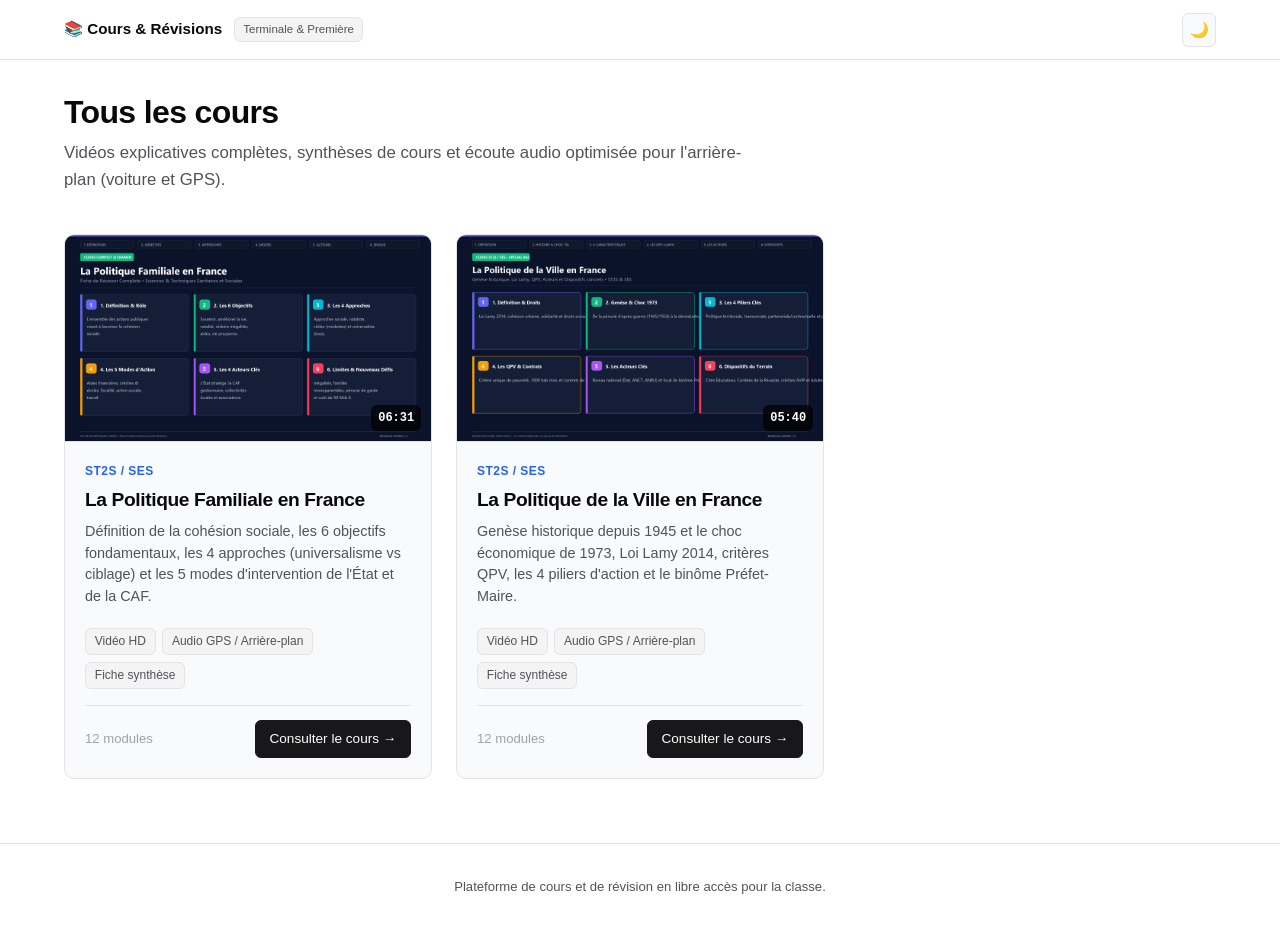
<file: index.html>
<!DOCTYPE html>
<html lang="fr" data-theme="light">
<head>
    <meta charset="UTF-8">
    <meta name="viewport" content="width=device-width, initial-scale=1.0">
    <title>Cours & Révisions</title>
    <link rel="stylesheet" href="assets/css/style.css">
</head>
<body>

<header class="site-header">
    <div class="header-inner">
        <a href="index.html" class="logo-area">
            <span>📚 Cours & Révisions</span>
            <span class="logo-badge">Terminale & Première</span>
        </a>
        <div class="header-actions">
            <button class="btn-icon" id="themeToggleBtn" onclick="toggleTheme()" aria-label="Changer le thème">🌙</button>
        </div>
    </div>
</header>

<main class="container">
    <div class="home-hero">
        <h1>Tous les cours</h1>
        <p>Vidéos explicatives complètes, synthèses de cours et écoute audio optimisée pour l'arrière-plan (voiture et GPS).</p>
    </div>

    <div class="courses-grid">
        <!-- Cours 1 : Politique Familiale -->
        <article class="course-card">
            <div class="course-thumb-wrap">
                <img src="cours/politique-famille/slides/slide_01.png" alt="Miniature cours Politique Familiale">
                <span class="course-duration">06:31</span>
            </div>
            <div class="course-card-body">
                <span class="course-tag">ST2S / SES</span>
                <h2>La Politique Familiale en France</h2>
                <p>Définition de la cohésion sociale, les 6 objectifs fondamentaux, les 4 approches (universalisme vs ciblage) et les 5 modes d'intervention de l'État et de la CAF.</p>
                <div class="course-features-pills">
                    <span class="feature-pill">Vidéo HD</span>
                    <span class="feature-pill">Audio GPS / Arrière-plan</span>
                    <span class="feature-pill">Fiche synthèse</span>
                </div>
                <div class="course-card-footer">
                    <span style="font-size: 0.82rem; color: var(--text-tertiary);">12 modules</span>
                    <a href="cours/politique-famille/index.html" class="btn btn-primary">Consulter le cours →</a>
                </div>
            </div>
        </article>

        <!-- Cours 2 : Politique de la Ville -->
        <article class="course-card">
            <div class="course-thumb-wrap">
                <img src="cours/politique-ville/slides/slide_01.png" alt="Miniature cours Politique de la Ville">
                <span class="course-duration">05:40</span>
            </div>
            <div class="course-card-body">
                <span class="course-tag">ST2S / SES</span>
                <h2>La Politique de la Ville en France</h2>
                <p>Genèse historique depuis 1945 et le choc économique de 1973, Loi Lamy 2014, critères QPV, les 4 piliers d'action et le binôme Préfet-Maire.</p>
                <div class="course-features-pills">
                    <span class="feature-pill">Vidéo HD</span>
                    <span class="feature-pill">Audio GPS / Arrière-plan</span>
                    <span class="feature-pill">Fiche synthèse</span>
                </div>
                <div class="course-card-footer">
                    <span style="font-size: 0.82rem; color: var(--text-tertiary);">12 modules</span>
                    <a href="cours/politique-ville/index.html" class="btn btn-primary">Consulter le cours →</a>
                </div>
            </div>
        </article>
    </div>
</main>

<footer class="site-footer">
    <p>Plateforme de cours et de révision en libre accès pour la classe.</p>
</footer>

<script src="assets/js/app.js"></script>
</body>
</html>
</file>
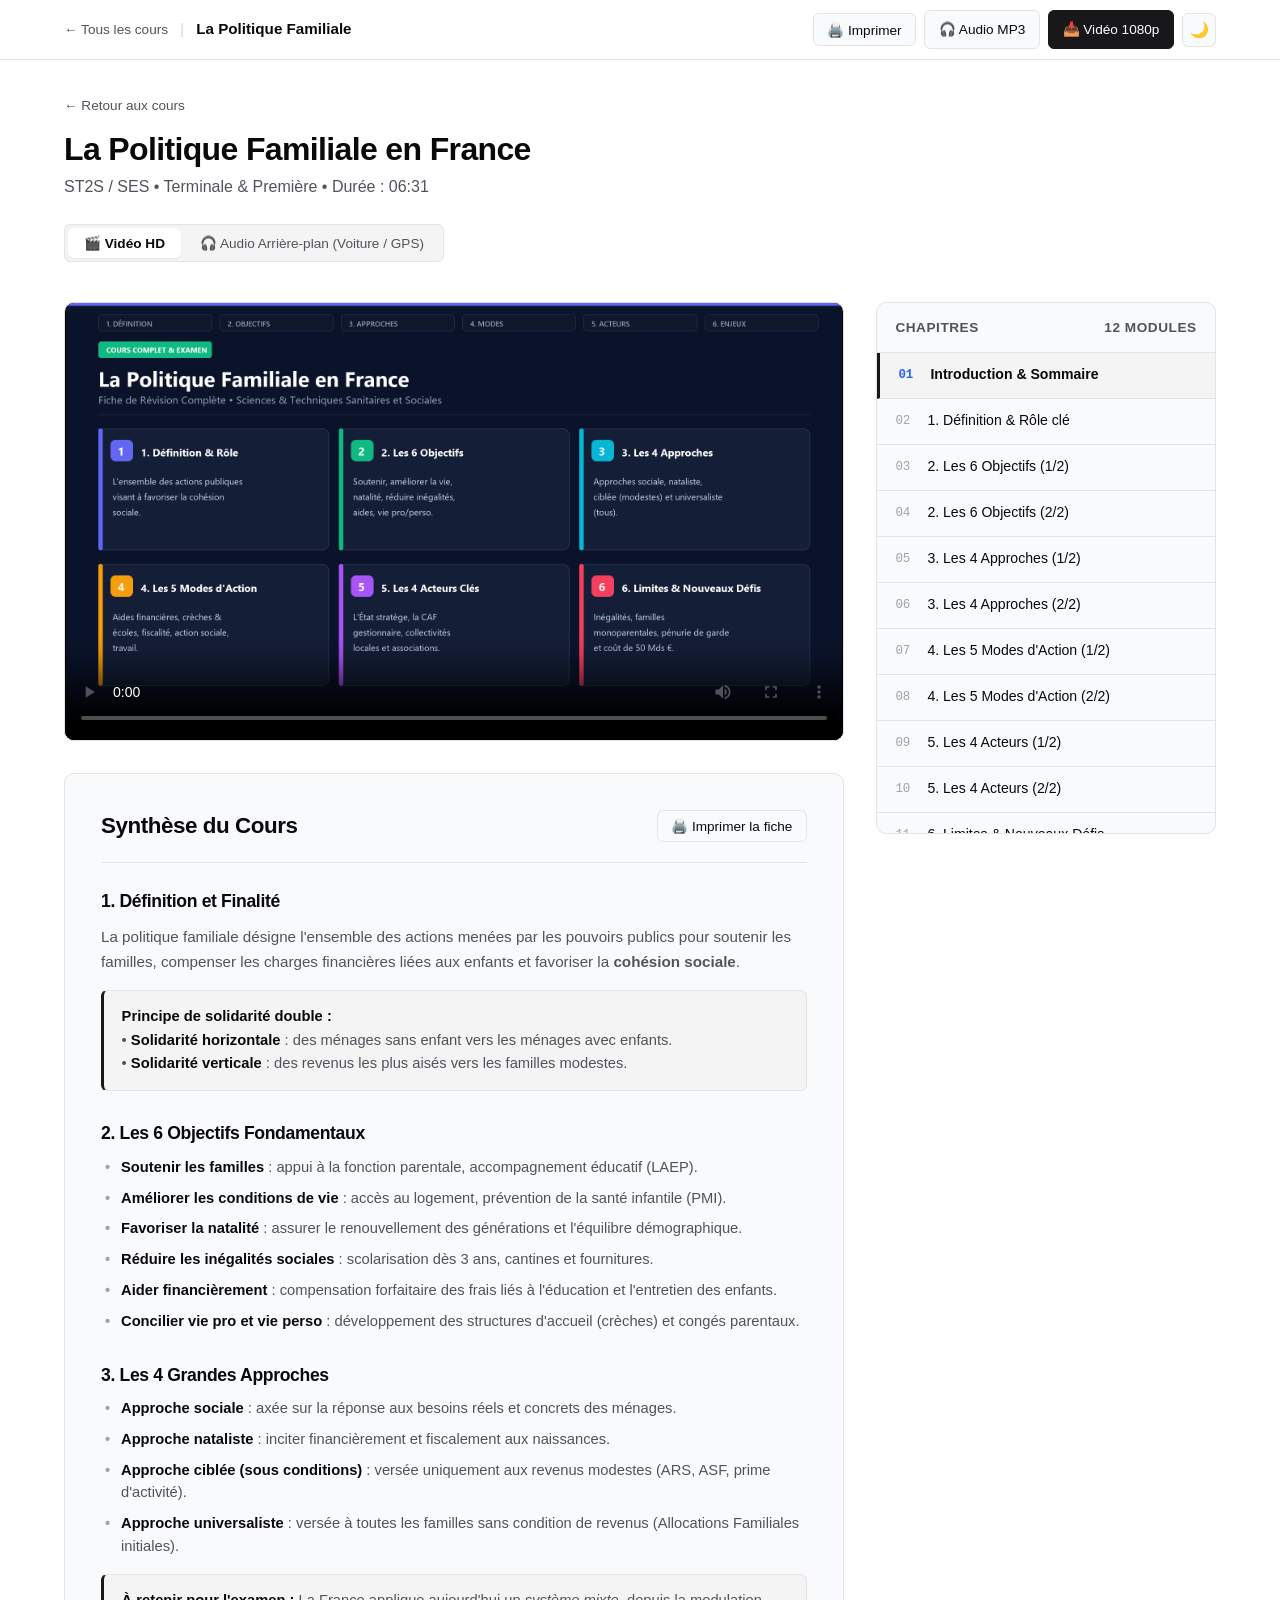
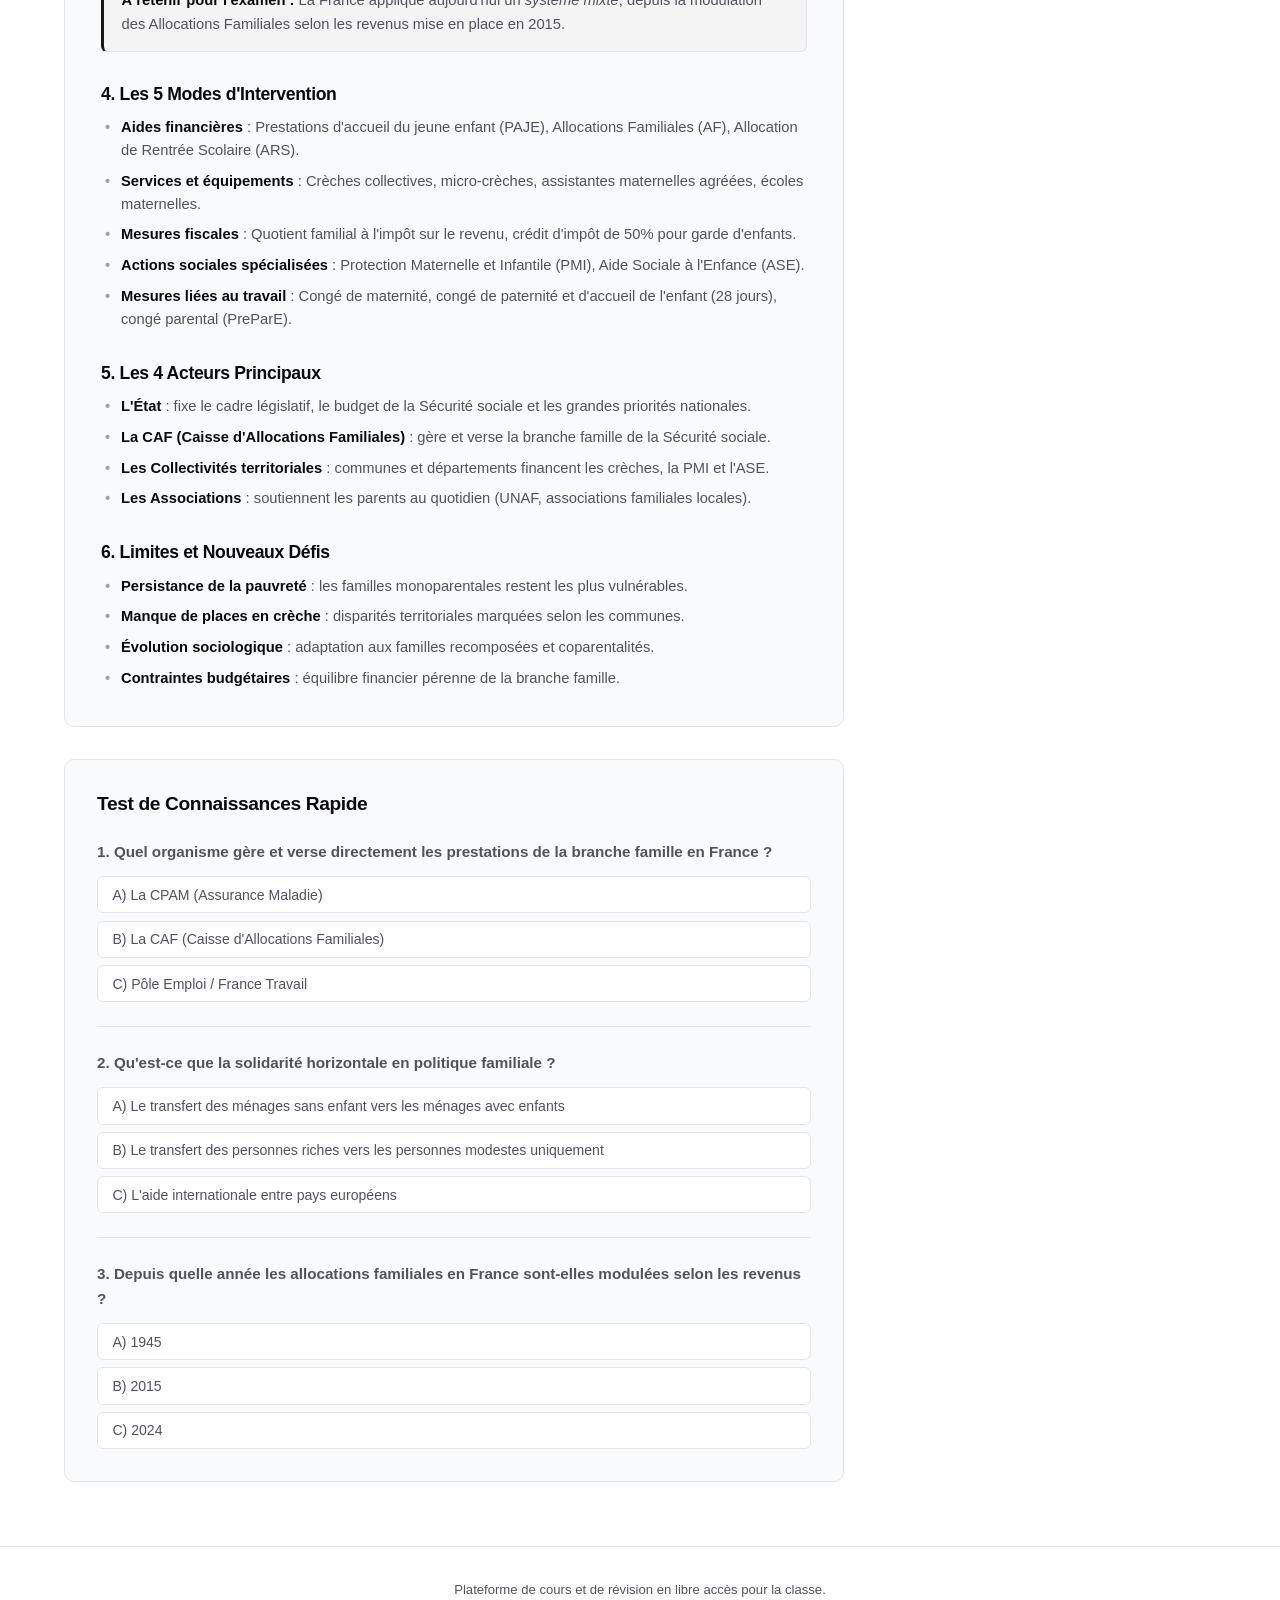
<file: cours/politique-famille/index.html>
<!DOCTYPE html>
<html lang="fr" data-theme="light">
<head>
    <meta charset="UTF-8">
    <meta name="viewport" content="width=device-width, initial-scale=1.0">
    <title>La Politique Familiale en France • Cours & Révisions</title>
    <link rel="stylesheet" href="../../assets/css/style.css">
</head>
<body>

<header class="site-header">
    <div class="header-inner">
        <div class="logo-area">
            <a href="../../index.html" class="breadcrumb-back" style="margin: 0;">← Tous les cours</a>
            <span style="color: var(--border);">|</span>
            <span>La Politique Familiale</span>
        </div>
        <div class="header-actions">
            <button class="btn" onclick="window.print()" title="Imprimer la synthèse">🖨️ Imprimer</button>
            <a href="audio.mp3" class="btn" download="Politique_Familiale_Podcast.mp3" title="Télécharger l'audio pour écoute hors-ligne ou en voiture">🎧 Audio MP3</a>
            <a href="video.mp4" class="btn btn-primary" download="Politique_Familiale_1080p.mp4" title="Télécharger la vidéo complète">📥 Vidéo 1080p</a>
            <button class="btn-icon" id="themeToggleBtn" onclick="toggleTheme()" aria-label="Changer le thème">🌙</button>
        </div>
    </div>
</header>

<main class="container">
    <div class="course-detail-header">
        <a href="../../index.html" class="breadcrumb-back">← Retour aux cours</a>
        <div class="course-title-wrap">
            <h1>La Politique Familiale en France</h1>
            <p class="course-subtitle">ST2S / SES • Terminale & Première • Durée : 06:31</p>
        </div>
    </div>

    <!-- Sélecteur de mode de lecture -->
    <div class="media-switcher">
        <button id="btnModeVideo" class="switcher-btn active" onclick="switchMediaMode('video')">
            🎬 Vidéo HD
        </button>
        <button id="btnModeAudio" class="switcher-btn" onclick="switchMediaMode('audio')">
            🎧 Audio Arrière-plan (Voiture / GPS)
        </button>
    </div>

    <div class="course-columns">
        <!-- Colonne Principale : Lecteur + Document de Cours -->
        <div>
            <!-- Lecteur Vidéo -->
            <div class="video-container" id="videoWrapper">
                <video id="mainVideo" controls poster="slides/slide_01.png" playsinline>
                    <source src="video.mp4" type="video/mp4">
                    Votre navigateur ne prend pas en charge la balise vidéo.
                </video>
            </div>

            <!-- Lecteur Audio Arrière-Plan (Voiture & GPS) -->
            <div class="audio-podcast-box" id="audioWrapper">
                <img src="slides/slide_01.png" alt="Pochette Cours" class="podcast-art">
                <div class="podcast-info-pill">
                    🚗 Arrière-plan actif • Compatible GPS (Waze / Maps) & Écran éteint
                </div>
                <h3>La Politique Familiale en France</h3>
                <p>Ce lecteur continue de fonctionner lorsque vous verrouillez votre écran ou que vous utilisez votre application GPS.</p>
                <audio id="mainAudio" src="audio.mp3" controls class="audio-player-native" preload="metadata"></audio>
            </div>

            <!-- Fiche de Cours Écrite et Structurée -->
            <article class="course-document">
                <div class="doc-header">
                    <h2>Synthèse du Cours</h2>
                    <button class="btn" onclick="window.print()">🖨️ Imprimer la fiche</button>
                </div>

                <section class="doc-section">
                    <h3>1. Définition et Finalité</h3>
                    <p>La politique familiale désigne l'ensemble des actions menées par les pouvoirs publics pour soutenir les familles, compenser les charges financières liées aux enfants et favoriser la <strong>cohésion sociale</strong>.</p>
                    <div class="callout">
                        <strong>Principe de solidarité double :</strong>
                        <br>• <strong>Solidarité horizontale</strong> : des ménages sans enfant vers les ménages avec enfants.
                        <br>• <strong>Solidarité verticale</strong> : des revenus les plus aisés vers les familles modestes.
                    </div>
                </section>

                <section class="doc-section">
                    <h3>2. Les 6 Objectifs Fondamentaux</h3>
                    <ul>
                        <li><strong>Soutenir les familles</strong> : appui à la fonction parentale, accompagnement éducatif (LAEP).</li>
                        <li><strong>Améliorer les conditions de vie</strong> : accès au logement, prévention de la santé infantile (PMI).</li>
                        <li><strong>Favoriser la natalité</strong> : assurer le renouvellement des générations et l'équilibre démographique.</li>
                        <li><strong>Réduire les inégalités sociales</strong> : scolarisation dès 3 ans, cantines et fournitures.</li>
                        <li><strong>Aider financièrement</strong> : compensation forfaitaire des frais liés à l'éducation et l'entretien des enfants.</li>
                        <li><strong>Concilier vie pro et vie perso</strong> : développement des structures d'accueil (crèches) et congés parentaux.</li>
                    </ul>
                </section>

                <section class="doc-section">
                    <h3>3. Les 4 Grandes Approches</h3>
                    <ul>
                        <li><strong>Approche sociale</strong> : axée sur la réponse aux besoins réels et concrets des ménages.</li>
                        <li><strong>Approche nataliste</strong> : inciter financièrement et fiscalement aux naissances.</li>
                        <li><strong>Approche ciblée (sous conditions)</strong> : versée uniquement aux revenus modestes (ARS, ASF, prime d'activité).</li>
                        <li><strong>Approche universaliste</strong> : versée à toutes les familles sans condition de revenus (Allocations Familiales initiales).</li>
                    </ul>
                    <div class="callout">
                        <strong>À retenir pour l'examen :</strong> La France applique aujourd'hui un <em>système mixte</em>, depuis la modulation des Allocations Familiales selon les revenus mise en place en 2015.
                    </div>
                </section>

                <section class="doc-section">
                    <h3>4. Les 5 Modes d'Intervention</h3>
                    <ul>
                        <li><strong>Aides financières</strong> : Prestations d'accueil du jeune enfant (PAJE), Allocations Familiales (AF), Allocation de Rentrée Scolaire (ARS).</li>
                        <li><strong>Services et équipements</strong> : Crèches collectives, micro-crèches, assistantes maternelles agréées, écoles maternelles.</li>
                        <li><strong>Mesures fiscales</strong> : Quotient familial à l'impôt sur le revenu, crédit d'impôt de 50% pour garde d'enfants.</li>
                        <li><strong>Actions sociales spécialisées</strong> : Protection Maternelle et Infantile (PMI), Aide Sociale à l'Enfance (ASE).</li>
                        <li><strong>Mesures liées au travail</strong> : Congé de maternité, congé de paternité et d'accueil de l'enfant (28 jours), congé parental (PreParE).</li>
                    </ul>
                </section>

                <section class="doc-section">
                    <h3>5. Les 4 Acteurs Principaux</h3>
                    <ul>
                        <li><strong>L'État</strong> : fixe le cadre législatif, le budget de la Sécurité sociale et les grandes priorités nationales.</li>
                        <li><strong>La CAF (Caisse d'Allocations Familiales)</strong> : gère et verse la branche famille de la Sécurité sociale.</li>
                        <li><strong>Les Collectivités territoriales</strong> : communes et départements financent les crèches, la PMI et l'ASE.</li>
                        <li><strong>Les Associations</strong> : soutiennent les parents au quotidien (UNAF, associations familiales locales).</li>
                    </ul>
                </section>

                <section class="doc-section">
                    <h3>6. Limites et Nouveaux Défis</h3>
                    <ul>
                        <li><strong>Persistance de la pauvreté</strong> : les familles monoparentales restent les plus vulnérables.</li>
                        <li><strong>Manque de places en crèche</strong> : disparités territoriales marquées selon les communes.</li>
                        <li><strong>Évolution sociologique</strong> : adaptation aux familles recomposées et coparentalités.</li>
                        <li><strong>Contraintes budgétaires</strong> : équilibre financier pérenne de la branche famille.</li>
                    </ul>
                </section>
            </article>

            <!-- Quiz d'Auto-Évaluation -->
            <section class="quiz-card">
                <h3>Test de Connaissances Rapide</h3>

                <div class="quiz-question">
                    <p class="quiz-q-title">1. Quel organisme gère et verse directement les prestations de la branche famille en France ?</p>
                    <div class="quiz-options">
                        <button class="quiz-opt-btn" onclick="checkAnswer(1, 0)">A) La CPAM (Assurance Maladie)</button>
                        <button class="quiz-opt-btn" onclick="checkAnswer(1, 1)">B) La CAF (Caisse d'Allocations Familiales)</button>
                        <button class="quiz-opt-btn" onclick="checkAnswer(1, 2)">C) Pôle Emploi / France Travail</button>
                    </div>
                    <div id="fb1" class="quiz-feedback"></div>
                </div>

                <div class="quiz-question">
                    <p class="quiz-q-title">2. Qu'est-ce que la solidarité horizontale en politique familiale ?</p>
                    <div class="quiz-options">
                        <button class="quiz-opt-btn" onclick="checkAnswer(2, 0)">A) Le transfert des ménages sans enfant vers les ménages avec enfants</button>
                        <button class="quiz-opt-btn" onclick="checkAnswer(2, 1)">B) Le transfert des personnes riches vers les personnes modestes uniquement</button>
                        <button class="quiz-opt-btn" onclick="checkAnswer(2, 2)">C) L'aide internationale entre pays européens</button>
                    </div>
                    <div id="fb2" class="quiz-feedback"></div>
                </div>

                <div class="quiz-question">
                    <p class="quiz-q-title">3. Depuis quelle année les allocations familiales en France sont-elles modulées selon les revenus ?</p>
                    <div class="quiz-options">
                        <button class="quiz-opt-btn" onclick="checkAnswer(3, 0)">A) 1945</button>
                        <button class="quiz-opt-btn" onclick="checkAnswer(3, 1)">B) 2015</button>
                        <button class="quiz-opt-btn" onclick="checkAnswer(3, 2)">C) 2024</button>
                    </div>
                    <div id="fb3" class="quiz-feedback"></div>
                </div>
            </section>
        </div>

        <!-- Colonne Latérale : Chapitres Vidéo/Audio -->
        <aside>
            <div class="chapters-panel">
                <div class="chapters-header">
                    <span>Chapitres</span>
                    <span>12 modules</span>
                </div>
                <div class="chapters-list" id="chaptersList">
                    <div class="chapter-item active" onclick="jumpTo(0)">
                        <span class="chapter-num">01</span>
                        <span class="chapter-title-text">Introduction & Sommaire</span>
                    </div>
                    <div class="chapter-item" onclick="jumpTo(1)">
                        <span class="chapter-num">02</span>
                        <span class="chapter-title-text">1. Définition & Rôle clé</span>
                    </div>
                    <div class="chapter-item" onclick="jumpTo(2)">
                        <span class="chapter-num">03</span>
                        <span class="chapter-title-text">2. Les 6 Objectifs (1/2)</span>
                    </div>
                    <div class="chapter-item" onclick="jumpTo(3)">
                        <span class="chapter-num">04</span>
                        <span class="chapter-title-text">2. Les 6 Objectifs (2/2)</span>
                    </div>
                    <div class="chapter-item" onclick="jumpTo(4)">
                        <span class="chapter-num">05</span>
                        <span class="chapter-title-text">3. Les 4 Approches (1/2)</span>
                    </div>
                    <div class="chapter-item" onclick="jumpTo(5)">
                        <span class="chapter-num">06</span>
                        <span class="chapter-title-text">3. Les 4 Approches (2/2)</span>
                    </div>
                    <div class="chapter-item" onclick="jumpTo(6)">
                        <span class="chapter-num">07</span>
                        <span class="chapter-title-text">4. Les 5 Modes d'Action (1/2)</span>
                    </div>
                    <div class="chapter-item" onclick="jumpTo(7)">
                        <span class="chapter-num">08</span>
                        <span class="chapter-title-text">4. Les 5 Modes d'Action (2/2)</span>
                    </div>
                    <div class="chapter-item" onclick="jumpTo(8)">
                        <span class="chapter-num">09</span>
                        <span class="chapter-title-text">5. Les 4 Acteurs (1/2)</span>
                    </div>
                    <div class="chapter-item" onclick="jumpTo(9)">
                        <span class="chapter-num">10</span>
                        <span class="chapter-title-text">5. Les 4 Acteurs (2/2)</span>
                    </div>
                    <div class="chapter-item" onclick="jumpTo(10)">
                        <span class="chapter-num">11</span>
                        <span class="chapter-title-text">6. Limites & Nouveaux Défis</span>
                    </div>
                    <div class="chapter-item" onclick="jumpTo(11)">
                        <span class="chapter-num">12</span>
                        <span class="chapter-title-text">Mémento Examen Final</span>
                    </div>
                </div>
            </div>
        </aside>
    </div>
</main>

<footer class="site-footer">
    <p>Plateforme de cours et de révision en libre accès pour la classe.</p>
</footer>

<script src="../../assets/js/app.js"></script>
<script>
    let currentMode = 'video';
    const video = document.getElementById('mainVideo');
    const audio = document.getElementById('mainAudio');
    const videoWrapper = document.getElementById('videoWrapper');
    const audioWrapper = document.getElementById('audioWrapper');
    const btnModeVideo = document.getElementById('btnModeVideo');
    const btnModeAudio = document.getElementById('btnModeAudio');
    const items = document.querySelectorAll('.chapter-item');
    const timestamps = [0.0, 27.24, 55.44, 83.28, 111.44, 138.92, 168.08, 195.48, 223.36, 250.72, 277.88, 308.88];

    function switchMediaMode(mode) {
        currentMode = mode;
        if (mode === 'audio') {
            const time = video.currentTime;
            const wasPlaying = !video.paused;
            video.pause();
            videoWrapper.style.display = 'none';
            audioWrapper.classList.add('active');
            btnModeVideo.classList.remove('active');
            btnModeAudio.classList.add('active');
            audio.currentTime = time;
            if (wasPlaying) audio.play();
            setupMediaSession("La Politique Familiale en France (Podcast)");
        } else {
            const time = audio.currentTime;
            const wasPlaying = !audio.paused;
            audio.pause();
            audioWrapper.classList.remove('active');
            videoWrapper.style.display = 'block';
            btnModeAudio.classList.remove('active');
            btnModeVideo.classList.add('active');
            video.currentTime = time;
            if (wasPlaying) video.play();
            setupMediaSession("La Politique Familiale en France (Vidéo)");
        }
    }

    function setupMediaSession(title) {
        if ('mediaSession' in navigator) {
            navigator.mediaSession.metadata = new MediaMetadata({
                title: title,
                artist: 'Cours & Révisions',
                album: 'Bac ST2S & SES',
                artwork: [
                    { src: 'slides/slide_01.png', sizes: '512x512', type: 'image/png' }
                ]
            });
            navigator.mediaSession.setActionHandler('play', () => {
                if (currentMode === 'audio') audio.play(); else video.play();
            });
            navigator.mediaSession.setActionHandler('pause', () => {
                if (currentMode === 'audio') audio.pause(); else video.pause();
            });
            navigator.mediaSession.setActionHandler('seekbackward', () => {
                const target = currentMode === 'audio' ? audio : video;
                target.currentTime = Math.max(target.currentTime - 10, 0);
            });
            navigator.mediaSession.setActionHandler('seekforward', () => {
                const target = currentMode === 'audio' ? audio : video;
                target.currentTime = Math.min(target.currentTime + 10, target.duration);
            });
        }
    }

    function jumpTo(index) {
        if (index >= 0 && index < timestamps.length) {
            const time = timestamps[index];
            if (currentMode === 'audio') {
                audio.currentTime = time;
                audio.play();
            } else {
                video.currentTime = time;
                video.play();
            }
            updateActive(index);
        }
    }

    function updateActive(index) {
        items.forEach((item, idx) => {
            if (idx === index) item.classList.add('active');
            else item.classList.remove('active');
        });
    }

    function onTimeUpdate(currentTime) {
        for (let i = timestamps.length - 1; i >= 0; i--) {
            if (currentTime >= timestamps[i]) {
                updateActive(i);
                break;
            }
        }
    }

    video.addEventListener('timeupdate', () => {
        if (currentMode === 'video') onTimeUpdate(video.currentTime);
    });

    audio.addEventListener('timeupdate', () => {
        if (currentMode === 'audio') onTimeUpdate(audio.currentTime);
    });

    function checkAnswer(q, opt) {
        const correct = { 1: 1, 2: 0, 3: 1 };
        const fb = document.getElementById('fb' + q);
        fb.style.display = 'block';
        if (opt === correct[q]) {
            fb.style.color = 'var(--success)';
            fb.innerText = '✓ Bonne réponse !';
        } else {
            fb.style.color = 'var(--danger)';
            fb.innerText = '✗ Réponse incorrecte. Relisez la fiche ci-dessus.';
        }
    }

    document.addEventListener('DOMContentLoaded', () => {
        setupMediaSession("La Politique Familiale en France");
    });
</script>
</body>
</html>
</file>
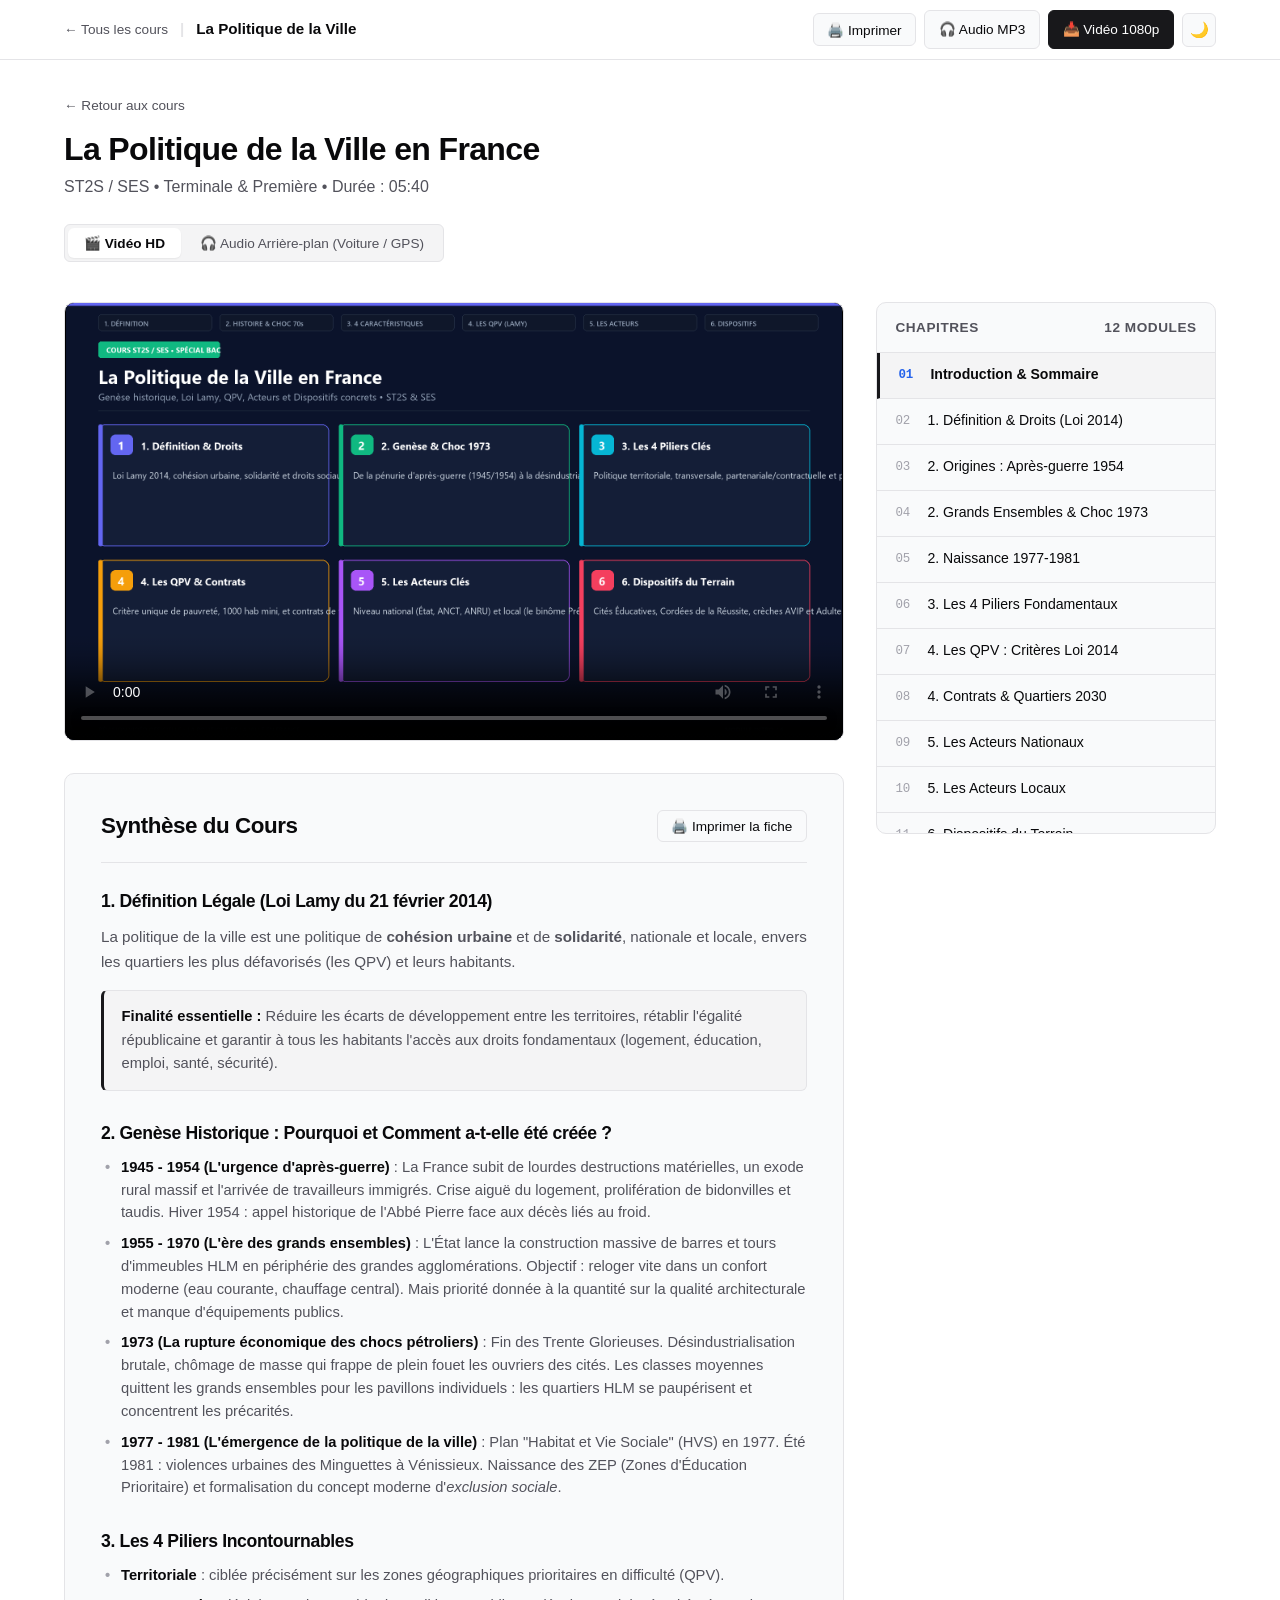
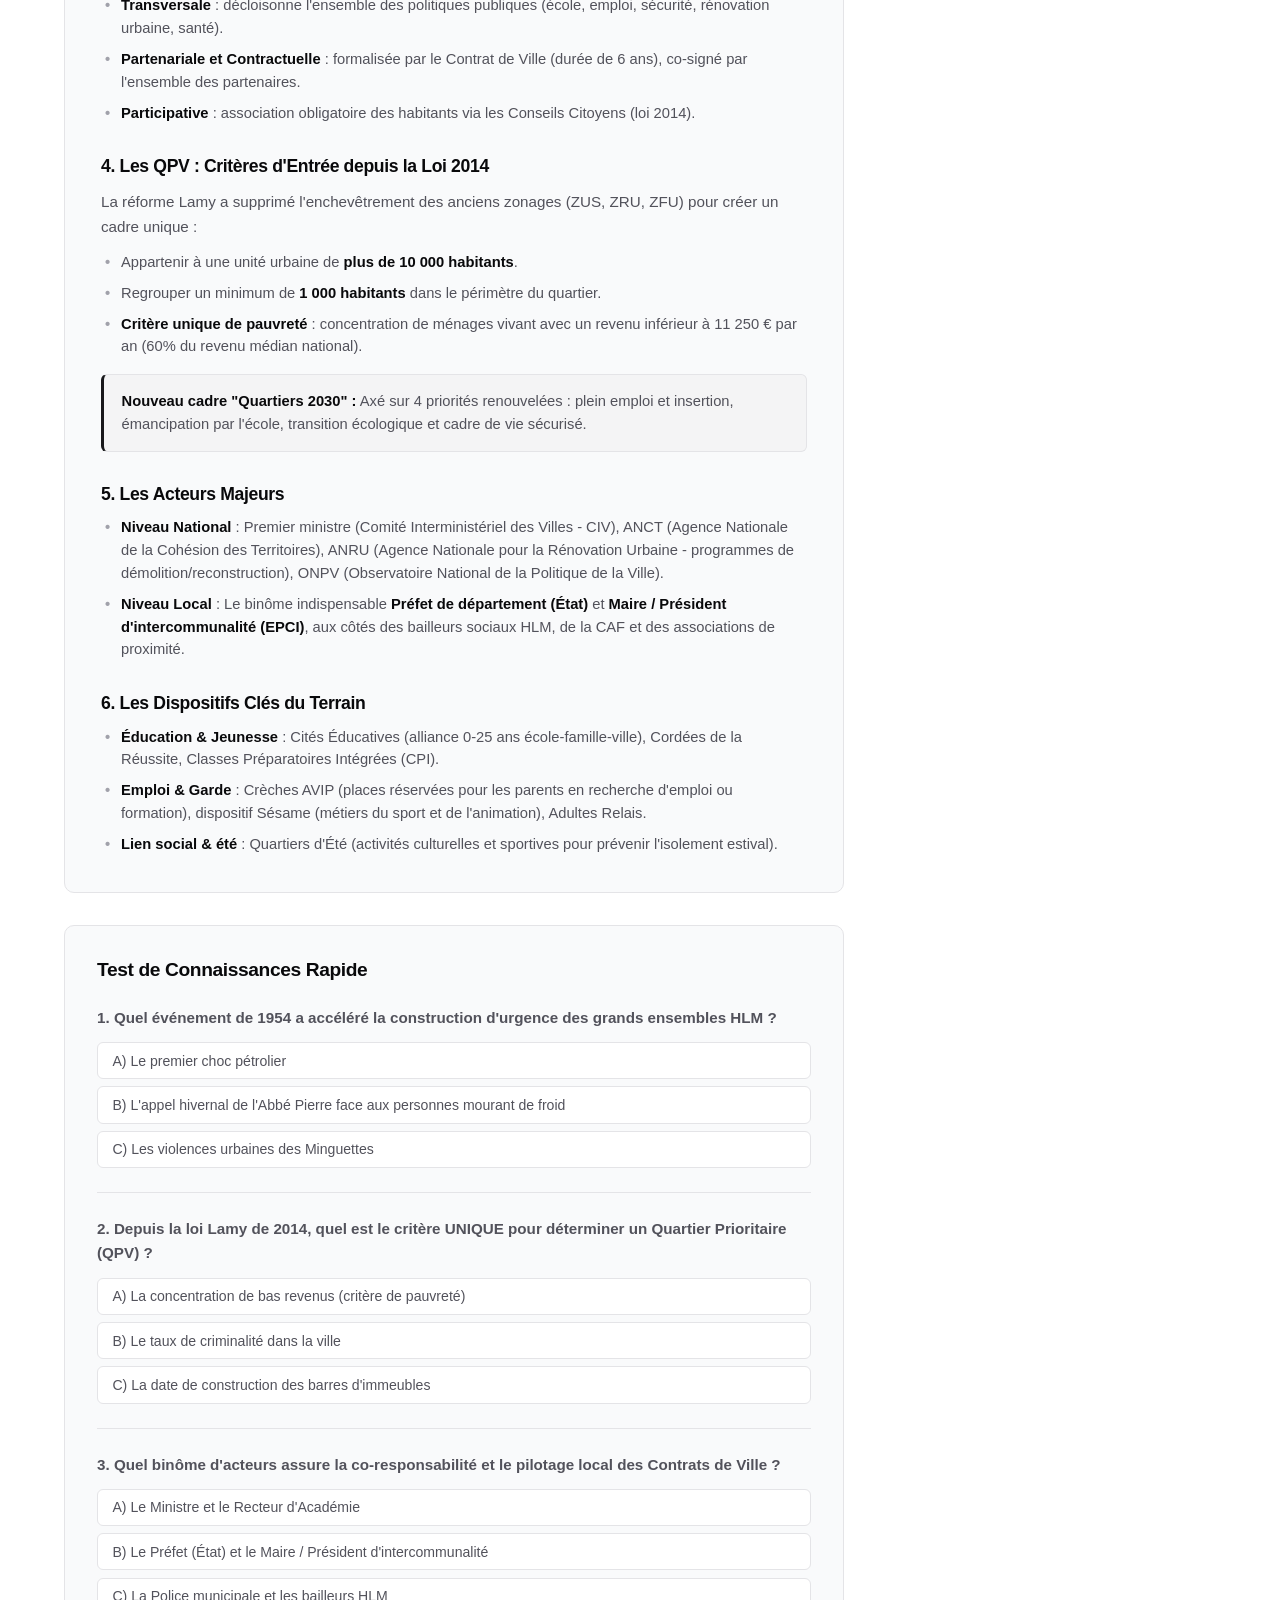
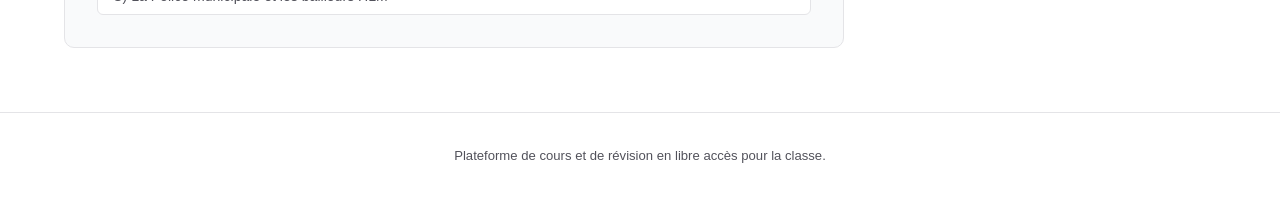
<file: cours/politique-ville/index.html>
<!DOCTYPE html>
<html lang="fr" data-theme="light">
<head>
    <meta charset="UTF-8">
    <meta name="viewport" content="width=device-width, initial-scale=1.0">
    <title>La Politique de la Ville en France • Cours & Révisions</title>
    <link rel="stylesheet" href="../../assets/css/style.css">
</head>
<body>

<header class="site-header">
    <div class="header-inner">
        <div class="logo-area">
            <a href="../../index.html" class="breadcrumb-back" style="margin: 0;">← Tous les cours</a>
            <span style="color: var(--border);">|</span>
            <span>La Politique de la Ville</span>
        </div>
        <div class="header-actions">
            <button class="btn" onclick="window.print()" title="Imprimer la synthèse">🖨️ Imprimer</button>
            <a href="audio.mp3" class="btn" download="Politique_Ville_Podcast.mp3" title="Télécharger l'audio pour écoute hors-ligne ou en voiture">🎧 Audio MP3</a>
            <a href="video.mp4" class="btn btn-primary" download="Politique_de_la_Ville_1080p.mp4" title="Télécharger la vidéo complète">📥 Vidéo 1080p</a>
            <button class="btn-icon" id="themeToggleBtn" onclick="toggleTheme()" aria-label="Changer le thème">🌙</button>
        </div>
    </div>
</header>

<main class="container">
    <div class="course-detail-header">
        <a href="../../index.html" class="breadcrumb-back">← Retour aux cours</a>
        <div class="course-title-wrap">
            <h1>La Politique de la Ville en France</h1>
            <p class="course-subtitle">ST2S / SES • Terminale & Première • Durée : 05:40</p>
        </div>
    </div>

    <!-- Sélecteur de mode de lecture -->
    <div class="media-switcher">
        <button id="btnModeVideo" class="switcher-btn active" onclick="switchMediaMode('video')">
            🎬 Vidéo HD
        </button>
        <button id="btnModeAudio" class="switcher-btn" onclick="switchMediaMode('audio')">
            🎧 Audio Arrière-plan (Voiture / GPS)
        </button>
    </div>

    <div class="course-columns">
        <!-- Colonne Principale : Lecteur + Document de Cours -->
        <div>
            <!-- Lecteur Vidéo -->
            <div class="video-container" id="videoWrapper">
                <video id="mainVideo" controls poster="slides/slide_01.png" playsinline>
                    <source src="video.mp4" type="video/mp4">
                    Votre navigateur ne prend pas en charge la balise vidéo.
                </video>
            </div>

            <!-- Lecteur Audio Arrière-Plan (Voiture & GPS) -->
            <div class="audio-podcast-box" id="audioWrapper">
                <img src="slides/slide_01.png" alt="Pochette Cours" class="podcast-art">
                <div class="podcast-info-pill">
                    🚗 Arrière-plan actif • Compatible GPS (Waze / Maps) & Écran éteint
                </div>
                <h3>La Politique de la Ville en France</h3>
                <p>Ce lecteur continue de fonctionner lorsque vous verrouillez votre écran ou que vous utilisez votre application GPS.</p>
                <audio id="mainAudio" src="audio.mp3" controls class="audio-player-native" preload="metadata"></audio>
            </div>

            <!-- Fiche de Cours Écrite et Structurée -->
            <article class="course-document">
                <div class="doc-header">
                    <h2>Synthèse du Cours</h2>
                    <button class="btn" onclick="window.print()">🖨️ Imprimer la fiche</button>
                </div>

                <section class="doc-section">
                    <h3>1. Définition Légale (Loi Lamy du 21 février 2014)</h3>
                    <p>La politique de la ville est une politique de <strong>cohésion urbaine</strong> et de <strong>solidarité</strong>, nationale et locale, envers les quartiers les plus défavorisés (les QPV) et leurs habitants.</p>
                    <div class="callout">
                        <strong>Finalité essentielle :</strong> Réduire les écarts de développement entre les territoires, rétablir l'égalité républicaine et garantir à tous les habitants l'accès aux droits fondamentaux (logement, éducation, emploi, santé, sécurité).
                    </div>
                </section>

                <section class="doc-section">
                    <h3>2. Genèse Historique : Pourquoi et Comment a-t-elle été créée ?</h3>
                    <ul>
                        <li><strong>1945 - 1954 (L'urgence d'après-guerre)</strong> : La France subit de lourdes destructions matérielles, un exode rural massif et l'arrivée de travailleurs immigrés. Crise aiguë du logement, prolifération de bidonvilles et taudis. Hiver 1954 : appel historique de l'Abbé Pierre face aux décès liés au froid.</li>
                        <li><strong>1955 - 1970 (L'ère des grands ensembles)</strong> : L'État lance la construction massive de barres et tours d'immeubles HLM en périphérie des grandes agglomérations. Objectif : reloger vite dans un confort moderne (eau courante, chauffage central). Mais priorité donnée à la quantité sur la qualité architecturale et manque d'équipements publics.</li>
                        <li><strong>1973 (La rupture économique des chocs pétroliers)</strong> : Fin des Trente Glorieuses. Désindustrialisation brutale, chômage de masse qui frappe de plein fouet les ouvriers des cités. Les classes moyennes quittent les grands ensembles pour les pavillons individuels : les quartiers HLM se paupérisent et concentrent les précarités.</li>
                        <li><strong>1977 - 1981 (L'émergence de la politique de la ville)</strong> : Plan "Habitat et Vie Sociale" (HVS) en 1977. Été 1981 : violences urbaines des Minguettes à Vénissieux. Naissance des ZEP (Zones d'Éducation Prioritaire) et formalisation du concept moderne d'<em>exclusion sociale</em>.</li>
                    </ul>
                </section>

                <section class="doc-section">
                    <h3>3. Les 4 Piliers Incontournables</h3>
                    <ul>
                        <li><strong>Territoriale</strong> : ciblée précisément sur les zones géographiques prioritaires en difficulté (QPV).</li>
                        <li><strong>Transversale</strong> : décloisonne l'ensemble des politiques publiques (école, emploi, sécurité, rénovation urbaine, santé).</li>
                        <li><strong>Partenariale et Contractuelle</strong> : formalisée par le Contrat de Ville (durée de 6 ans), co-signé par l'ensemble des partenaires.</li>
                        <li><strong>Participative</strong> : association obligatoire des habitants via les Conseils Citoyens (loi 2014).</li>
                    </ul>
                </section>

                <section class="doc-section">
                    <h3>4. Les QPV : Critères d'Entrée depuis la Loi 2014</h3>
                    <p>La réforme Lamy a supprimé l'enchevêtrement des anciens zonages (ZUS, ZRU, ZFU) pour créer un cadre unique :</p>
                    <ul>
                        <li>Appartenir à une unité urbaine de <strong>plus de 10 000 habitants</strong>.</li>
                        <li>Regrouper un minimum de <strong>1 000 habitants</strong> dans le périmètre du quartier.</li>
                        <li><strong>Critère unique de pauvreté</strong> : concentration de ménages vivant avec un revenu inférieur à 11 250 € par an (60% du revenu médian national).</li>
                    </ul>
                    <div class="callout">
                        <strong>Nouveau cadre "Quartiers 2030" :</strong> Axé sur 4 priorités renouvelées : plein emploi et insertion, émancipation par l'école, transition écologique et cadre de vie sécurisé.
                    </div>
                </section>

                <section class="doc-section">
                    <h3>5. Les Acteurs Majeurs</h3>
                    <ul>
                        <li><strong>Niveau National</strong> : Premier ministre (Comité Interministériel des Villes - CIV), ANCT (Agence Nationale de la Cohésion des Territoires), ANRU (Agence Nationale pour la Rénovation Urbaine - programmes de démolition/reconstruction), ONPV (Observatoire National de la Politique de la Ville).</li>
                        <li><strong>Niveau Local</strong> : Le binôme indispensable <strong>Préfet de département (État)</strong> et <strong>Maire / Président d'intercommunalité (EPCI)</strong>, aux côtés des bailleurs sociaux HLM, de la CAF et des associations de proximité.</li>
                    </ul>
                </section>

                <section class="doc-section">
                    <h3>6. Les Dispositifs Clés du Terrain</h3>
                    <ul>
                        <li><strong>Éducation & Jeunesse</strong> : Cités Éducatives (alliance 0-25 ans école-famille-ville), Cordées de la Réussite, Classes Préparatoires Intégrées (CPI).</li>
                        <li><strong>Emploi & Garde</strong> : Crèches AVIP (places réservées pour les parents en recherche d'emploi ou formation), dispositif Sésame (métiers du sport et de l'animation), Adultes Relais.</li>
                        <li><strong>Lien social & été</strong> : Quartiers d'Été (activités culturelles et sportives pour prévenir l'isolement estival).</li>
                    </ul>
                </section>
            </article>

            <!-- Quiz d'Auto-Évaluation -->
            <section class="quiz-card">
                <h3>Test de Connaissances Rapide</h3>

                <div class="quiz-question">
                    <p class="quiz-q-title">1. Quel événement de 1954 a accéléré la construction d'urgence des grands ensembles HLM ?</p>
                    <div class="quiz-options">
                        <button class="quiz-opt-btn" onclick="checkAnswer(1, 0)">A) Le premier choc pétrolier</button>
                        <button class="quiz-opt-btn" onclick="checkAnswer(1, 1)">B) L'appel hivernal de l'Abbé Pierre face aux personnes mourant de froid</button>
                        <button class="quiz-opt-btn" onclick="checkAnswer(1, 2)">C) Les violences urbaines des Minguettes</button>
                    </div>
                    <div id="fb1" class="quiz-feedback"></div>
                </div>

                <div class="quiz-question">
                    <p class="quiz-q-title">2. Depuis la loi Lamy de 2014, quel est le critère UNIQUE pour déterminer un Quartier Prioritaire (QPV) ?</p>
                    <div class="quiz-options">
                        <button class="quiz-opt-btn" onclick="checkAnswer(2, 0)">A) La concentration de bas revenus (critère de pauvreté)</button>
                        <button class="quiz-opt-btn" onclick="checkAnswer(2, 1)">B) Le taux de criminalité dans la ville</button>
                        <button class="quiz-opt-btn" onclick="checkAnswer(2, 2)">C) La date de construction des barres d'immeubles</button>
                    </div>
                    <div id="fb2" class="quiz-feedback"></div>
                </div>

                <div class="quiz-question">
                    <p class="quiz-q-title">3. Quel binôme d'acteurs assure la co-responsabilité et le pilotage local des Contrats de Ville ?</p>
                    <div class="quiz-options">
                        <button class="quiz-opt-btn" onclick="checkAnswer(3, 0)">A) Le Ministre et le Recteur d'Académie</button>
                        <button class="quiz-opt-btn" onclick="checkAnswer(3, 1)">B) Le Préfet (État) et le Maire / Président d'intercommunalité</button>
                        <button class="quiz-opt-btn" onclick="checkAnswer(3, 2)">C) La Police municipale et les bailleurs HLM</button>
                    </div>
                    <div id="fb3" class="quiz-feedback"></div>
                </div>
            </section>
        </div>

        <!-- Colonne Latérale : Chapitres Vidéo/Audio -->
        <aside>
            <div class="chapters-panel">
                <div class="chapters-header">
                    <span>Chapitres</span>
                    <span>12 modules</span>
                </div>
                <div class="chapters-list" id="chaptersList">
                    <div class="chapter-item active" onclick="jumpTo(0)">
                        <span class="chapter-num">01</span>
                        <span class="chapter-title-text">Introduction & Sommaire</span>
                    </div>
                    <div class="chapter-item" onclick="jumpTo(1)">
                        <span class="chapter-num">02</span>
                        <span class="chapter-title-text">1. Définition & Droits (Loi 2014)</span>
                    </div>
                    <div class="chapter-item" onclick="jumpTo(2)">
                        <span class="chapter-num">03</span>
                        <span class="chapter-title-text">2. Origines : Après-guerre 1954</span>
                    </div>
                    <div class="chapter-item" onclick="jumpTo(3)">
                        <span class="chapter-num">04</span>
                        <span class="chapter-title-text">2. Grands Ensembles & Choc 1973</span>
                    </div>
                    <div class="chapter-item" onclick="jumpTo(4)">
                        <span class="chapter-num">05</span>
                        <span class="chapter-title-text">2. Naissance 1977-1981</span>
                    </div>
                    <div class="chapter-item" onclick="jumpTo(5)">
                        <span class="chapter-num">06</span>
                        <span class="chapter-title-text">3. Les 4 Piliers Fondamentaux</span>
                    </div>
                    <div class="chapter-item" onclick="jumpTo(6)">
                        <span class="chapter-num">07</span>
                        <span class="chapter-title-text">4. Les QPV : Critères Loi 2014</span>
                    </div>
                    <div class="chapter-item" onclick="jumpTo(7)">
                        <span class="chapter-num">08</span>
                        <span class="chapter-title-text">4. Contrats & Quartiers 2030</span>
                    </div>
                    <div class="chapter-item" onclick="jumpTo(8)">
                        <span class="chapter-num">09</span>
                        <span class="chapter-title-text">5. Les Acteurs Nationaux</span>
                    </div>
                    <div class="chapter-item" onclick="jumpTo(9)">
                        <span class="chapter-num">10</span>
                        <span class="chapter-title-text">5. Les Acteurs Locaux</span>
                    </div>
                    <div class="chapter-item" onclick="jumpTo(10)">
                        <span class="chapter-num">11</span>
                        <span class="chapter-title-text">6. Dispositifs du Terrain</span>
                    </div>
                    <div class="chapter-item" onclick="jumpTo(11)">
                        <span class="chapter-num">12</span>
                        <span class="chapter-title-text">Mémento Examen Final</span>
                    </div>
                </div>
            </div>
        </aside>
    </div>
</main>

<footer class="site-footer">
    <p>Plateforme de cours et de révision en libre accès pour la classe.</p>
</footer>

<script src="../../assets/js/app.js"></script>
<script>
    let currentMode = 'video';
    const video = document.getElementById('mainVideo');
    const audio = document.getElementById('mainAudio');
    const videoWrapper = document.getElementById('videoWrapper');
    const audioWrapper = document.getElementById('audioWrapper');
    const btnModeVideo = document.getElementById('btnModeVideo');
    const btnModeAudio = document.getElementById('btnModeAudio');
    const items = document.querySelectorAll('.chapter-item');
    const timestamps = [0.0, 26.68, 54.4, 81.92, 110.12, 137.92, 167.08, 194.24, 221.72, 249.2, 276.4, 307.72];

    function switchMediaMode(mode) {
        currentMode = mode;
        if (mode === 'audio') {
            const time = video.currentTime;
            const wasPlaying = !video.paused;
            video.pause();
            videoWrapper.style.display = 'none';
            audioWrapper.classList.add('active');
            btnModeVideo.classList.remove('active');
            btnModeAudio.classList.add('active');
            audio.currentTime = time;
            if (wasPlaying) audio.play();
            setupMediaSession("La Politique de la Ville en France (Podcast)");
        } else {
            const time = audio.currentTime;
            const wasPlaying = !audio.paused;
            audio.pause();
            audioWrapper.classList.remove('active');
            videoWrapper.style.display = 'block';
            btnModeAudio.classList.remove('active');
            btnModeVideo.classList.add('active');
            video.currentTime = time;
            if (wasPlaying) video.play();
            setupMediaSession("La Politique de la Ville en France (Vidéo)");
        }
    }

    function setupMediaSession(title) {
        if ('mediaSession' in navigator) {
            navigator.mediaSession.metadata = new MediaMetadata({
                title: title,
                artist: 'Cours & Révisions',
                album: 'Bac ST2S & SES',
                artwork: [
                    { src: 'slides/slide_01.png', sizes: '512x512', type: 'image/png' }
                ]
            });
            navigator.mediaSession.setActionHandler('play', () => {
                if (currentMode === 'audio') audio.play(); else video.play();
            });
            navigator.mediaSession.setActionHandler('pause', () => {
                if (currentMode === 'audio') audio.pause(); else video.pause();
            });
            navigator.mediaSession.setActionHandler('seekbackward', () => {
                const target = currentMode === 'audio' ? audio : video;
                target.currentTime = Math.max(target.currentTime - 10, 0);
            });
            navigator.mediaSession.setActionHandler('seekforward', () => {
                const target = currentMode === 'audio' ? audio : video;
                target.currentTime = Math.min(target.currentTime + 10, target.duration);
            });
        }
    }

    function jumpTo(index) {
        if (index >= 0 && index < timestamps.length) {
            const time = timestamps[index];
            if (currentMode === 'audio') {
                audio.currentTime = time;
                audio.play();
            } else {
                video.currentTime = time;
                video.play();
            }
            updateActive(index);
        }
    }

    function updateActive(index) {
        items.forEach((item, idx) => {
            if (idx === index) item.classList.add('active');
            else item.classList.remove('active');
        });
    }

    function onTimeUpdate(currentTime) {
        for (let i = timestamps.length - 1; i >= 0; i--) {
            if (currentTime >= timestamps[i]) {
                updateActive(i);
                break;
            }
        }
    }

    video.addEventListener('timeupdate', () => {
        if (currentMode === 'video') onTimeUpdate(video.currentTime);
    });

    audio.addEventListener('timeupdate', () => {
        if (currentMode === 'audio') onTimeUpdate(audio.currentTime);
    });

    function checkAnswer(q, opt) {
        const correct = { 1: 1, 2: 0, 3: 1 };
        const fb = document.getElementById('fb' + q);
        fb.style.display = 'block';
        if (opt === correct[q]) {
            fb.style.color = 'var(--success)';
            fb.innerText = '✓ Bonne réponse !';
        } else {
            fb.style.color = 'var(--danger)';
            fb.innerText = '✗ Réponse incorrecte. Relisez la fiche ci-dessus.';
        }
    }

    document.addEventListener('DOMContentLoaded', () => {
        setupMediaSession("La Politique de la Ville en France");
    });
</script>
</body>
</html>
</file>
<file: assets/css/style.css>
/* ==========================================================================
   MODERN MINIMALIST COURSE & REVISION DESIGN SYSTEM
   Épuré, sobre, lisible et moderne (Dark / Light)
   ========================================================================== */

:root {
    /* Light Theme (Clean Minimalist) */
    --bg-body: #ffffff;
    --bg-surface: #f9fafb;
    --bg-surface-hover: #f3f4f6;
    --bg-subtle: #f4f4f5;
    --border: #e4e4e7;
    --border-hover: #d4d4d8;

    --text-primary: #09090b;
    --text-secondary: #52525b;
    --text-tertiary: #a1a1aa;

    --accent: #18181b;
    --accent-contrast: #ffffff;
    --brand-blue: #2563eb;
    --brand-blue-bg: #eff6ff;

    --success: #16a34a;
    --success-bg: #f0fdf4;
    --danger: #dc2626;
    --danger-bg: #fef2f2;

    --radius-sm: 6px;
    --radius-md: 10px;
    --radius-lg: 14px;
    --radius-full: 9999px;

    --font-sans: -apple-system, BlinkMacSystemFont, "Segoe UI", Roboto, "Helvetica Neue", Arial, sans-serif;
    --font-mono: ui-monospace, SFMono-Regular, Menlo, Monaco, Consolas, monospace;

    --header-height: 60px;
}

[data-theme="dark"] {
    /* Dark Theme (Minimal Deep Gray) */
    --bg-body: #09090b;
    --bg-surface: #121215;
    --bg-surface-hover: #1c1c20;
    --bg-subtle: #18181b;
    --border: #27272a;
    --border-hover: #3f3f46;

    --text-primary: #f4f4f5;
    --text-secondary: #a1a1aa;
    --text-tertiary: #71717a;

    --accent: #f4f4f5;
    --accent-contrast: #09090b;
    --brand-blue: #3b82f6;
    --brand-blue-bg: rgba(59, 130, 246, 0.12);

    --success: #22c55e;
    --success-bg: rgba(34, 197, 94, 0.12);
    --danger: #ef4444;
    --danger-bg: rgba(239, 68, 68, 0.12);
}

/* Base Reset */
*, *::before, *::after {
    box-sizing: border-box;
    margin: 0;
    padding: 0;
}

html {
    scroll-behavior: smooth;
    -webkit-font-smoothing: antialiased;
    -moz-osx-font-smoothing: grayscale;
}

body {
    font-family: var(--font-sans);
    background-color: var(--bg-body);
    color: var(--text-primary);
    line-height: 1.6;
    min-height: 100vh;
    display: flex;
    flex-direction: column;
}

/* Typography Defaults */
h1, h2, h3, h4 {
    color: var(--text-primary);
    font-weight: 600;
    letter-spacing: -0.02em;
    line-height: 1.25;
}

p {
    color: var(--text-secondary);
}

a {
    color: inherit;
    text-decoration: none;
}

/* Header & Navigation */
.site-header {
    height: var(--header-height);
    position: sticky;
    top: 0;
    z-index: 50;
    background: rgba(255, 255, 255, 0.88);
    backdrop-filter: blur(12px);
    -webkit-backdrop-filter: blur(12px);
    border-bottom: 1px solid var(--border);
}

[data-theme="dark"] .site-header {
    background: rgba(9, 9, 11, 0.88);
}

.header-inner {
    max-width: 1200px;
    height: 100%;
    margin: 0 auto;
    padding: 0 1.5rem;
    display: flex;
    align-items: center;
    justify-content: space-between;
    gap: 1rem;
}

.logo-area {
    display: flex;
    align-items: center;
    gap: 0.75rem;
    font-size: 0.95rem;
    font-weight: 600;
    color: var(--text-primary);
}

.logo-badge {
    font-size: 0.72rem;
    font-weight: 500;
    padding: 0.15rem 0.5rem;
    border-radius: var(--radius-sm);
    background: var(--bg-subtle);
    color: var(--text-secondary);
    border: 1px solid var(--border);
}

.header-actions {
    display: flex;
    align-items: center;
    gap: 0.5rem;
    flex-wrap: wrap;
}

/* Buttons */
.btn {
    display: inline-flex;
    align-items: center;
    justify-content: center;
    gap: 0.4rem;
    padding: 0.45rem 0.85rem;
    font-size: 0.85rem;
    font-weight: 500;
    border-radius: var(--radius-sm);
    border: 1px solid var(--border);
    background: var(--bg-surface);
    color: var(--text-primary);
    cursor: pointer;
    transition: background-color 0.15s ease, border-color 0.15s ease;
}

.btn:hover {
    background: var(--bg-surface-hover);
    border-color: var(--border-hover);
}

.btn-primary {
    background: var(--accent);
    color: var(--accent-contrast);
    border-color: var(--accent);
}

.btn-primary:hover {
    opacity: 0.92;
}

.btn-icon {
    width: 34px;
    height: 34px;
    padding: 0;
    display: inline-flex;
    align-items: center;
    justify-content: center;
    border-radius: var(--radius-sm);
    border: 1px solid var(--border);
    background: var(--bg-surface);
    cursor: pointer;
    font-size: 0.95rem;
    color: var(--text-primary);
}

.btn-icon:hover {
    background: var(--bg-surface-hover);
}

/* Main Container */
.container {
    max-width: 1200px;
    width: 100%;
    margin: 0 auto;
    padding: 2rem 1.5rem 4rem;
}

/* Hero Section (Simple & Direct) */
.home-hero {
    margin-bottom: 2.5rem;
}

.home-hero h1 {
    font-size: 2rem;
    font-weight: 700;
    margin-bottom: 0.5rem;
}

.home-hero p {
    font-size: 1.05rem;
    color: var(--text-secondary);
    max-width: 680px;
}

/* Course Listing Grid */
.courses-grid {
    display: grid;
    grid-template-columns: repeat(auto-fill, minmax(360px, 1fr));
    gap: 1.5rem;
}

.course-card {
    background: var(--bg-surface);
    border: 1px solid var(--border);
    border-radius: var(--radius-md);
    overflow: hidden;
    display: flex;
    flex-direction: column;
    transition: transform 0.15s ease, border-color 0.15s ease;
}

.course-card:hover {
    border-color: var(--border-hover);
    transform: translateY(-2px);
}

.course-thumb-wrap {
    position: relative;
    aspect-ratio: 16 / 9;
    background: var(--bg-subtle);
    border-bottom: 1px solid var(--border);
}

.course-thumb-wrap img {
    width: 100%;
    height: 100%;
    object-fit: cover;
    display: block;
}

.course-duration {
    position: absolute;
    bottom: 0.6rem;
    right: 0.6rem;
    background: rgba(0, 0, 0, 0.75);
    color: #ffffff;
    font-size: 0.75rem;
    font-weight: 600;
    padding: 0.2rem 0.45rem;
    border-radius: var(--radius-sm);
    font-family: var(--font-mono);
}

.course-card-body {
    padding: 1.25rem;
    display: flex;
    flex-direction: column;
    flex: 1;
}

.course-tag {
    font-size: 0.75rem;
    font-weight: 600;
    color: var(--brand-blue);
    text-transform: uppercase;
    letter-spacing: 0.04em;
    margin-bottom: 0.4rem;
}

.course-card-body h2 {
    font-size: 1.2rem;
    font-weight: 600;
    margin-bottom: 0.5rem;
    line-height: 1.35;
}

.course-card-body p {
    font-size: 0.9rem;
    line-height: 1.5;
    margin-bottom: 1.25rem;
    flex: 1;
}

.course-features-pills {
    display: flex;
    gap: 0.4rem;
    flex-wrap: wrap;
    margin-bottom: 1rem;
}

.feature-pill {
    font-size: 0.75rem;
    background: var(--bg-subtle);
    color: var(--text-secondary);
    border: 1px solid var(--border);
    padding: 0.2rem 0.55rem;
    border-radius: var(--radius-sm);
}

.course-card-footer {
    display: flex;
    align-items: center;
    justify-content: space-between;
    padding-top: 0.85rem;
    border-top: 1px solid var(--border);
}

/* COURSE DETAIL PAGE LAYOUT */
.course-detail-header {
    margin-bottom: 1.5rem;
}

.breadcrumb-back {
    display: inline-flex;
    align-items: center;
    gap: 0.35rem;
    font-size: 0.85rem;
    color: var(--text-secondary);
    margin-bottom: 0.75rem;
    font-weight: 500;
}

.breadcrumb-back:hover {
    color: var(--text-primary);
}

.course-title-wrap h1 {
    font-size: 2rem;
    font-weight: 700;
    margin-bottom: 0.35rem;
}

.course-subtitle {
    font-size: 1rem;
    color: var(--text-secondary);
}

/* Media Mode Switcher (Ultra-Clean Segmented Control) */
.media-switcher {
    display: inline-flex;
    background: var(--bg-subtle);
    border: 1px solid var(--border);
    border-radius: var(--radius-sm);
    padding: 3px;
    gap: 3px;
    margin-bottom: 1rem;
}

.switcher-btn {
    border: none;
    background: transparent;
    color: var(--text-secondary);
    font-family: var(--font-sans);
    font-size: 0.85rem;
    font-weight: 500;
    padding: 0.45rem 1rem;
    border-radius: var(--radius-sm);
    cursor: pointer;
    transition: all 0.15s ease;
    display: inline-flex;
    align-items: center;
    gap: 0.4rem;
}

.switcher-btn.active {
    background: var(--bg-body);
    color: var(--text-primary);
    box-shadow: 0 1px 2px rgba(0,0,0,0.06);
    font-weight: 600;
}

/* Video Player Frame */
.video-container {
    width: 100%;
    aspect-ratio: 16 / 9;
    background: #000000;
    border-radius: var(--radius-md);
    overflow: hidden;
    border: 1px solid var(--border);
}

.video-container video {
    width: 100%;
    height: 100%;
    display: block;
}

/* Audio Player Frame (Background Friendly) */
.audio-podcast-box {
    background: var(--bg-surface);
    border: 1px solid var(--border);
    border-radius: var(--radius-md);
    padding: 2.5rem 2rem;
    display: none;
    flex-direction: column;
    align-items: center;
    text-align: center;
    min-height: 380px;
    justify-content: center;
}

.audio-podcast-box.active {
    display: flex;
}

.podcast-art {
    width: 130px;
    height: 130px;
    border-radius: var(--radius-md);
    object-fit: cover;
    border: 1px solid var(--border);
    margin-bottom: 1.25rem;
}

.podcast-info-pill {
    display: inline-flex;
    align-items: center;
    gap: 0.35rem;
    font-size: 0.78rem;
    font-weight: 500;
    color: var(--success);
    background: var(--success-bg);
    padding: 0.25rem 0.75rem;
    border-radius: var(--radius-full);
    margin-bottom: 0.75rem;
}

.audio-podcast-box h3 {
    font-size: 1.25rem;
    margin-bottom: 0.35rem;
}

.audio-podcast-box p {
    font-size: 0.88rem;
    color: var(--text-secondary);
    max-width: 440px;
    margin-bottom: 1.25rem;
}

.audio-player-native {
    width: 100%;
    max-width: 460px;
}

/* Two-column Course Layout */
.course-columns {
    display: grid;
    grid-template-columns: 1fr 340px;
    gap: 2rem;
    margin-top: 1.5rem;
    align-items: start;
}

@media (max-width: 900px) {
    .course-columns {
        grid-template-columns: 1fr;
    }
}

/* Chapters Sidebar */
.chapters-panel {
    background: var(--bg-surface);
    border: 1px solid var(--border);
    border-radius: var(--radius-md);
    overflow: hidden;
}

.chapters-header {
    padding: 0.85rem 1.15rem;
    font-size: 0.85rem;
    font-weight: 600;
    text-transform: uppercase;
    letter-spacing: 0.04em;
    color: var(--text-secondary);
    border-bottom: 1px solid var(--border);
    display: flex;
    justify-content: space-between;
    align-items: center;
}

.chapters-list {
    max-height: 480px;
    overflow-y: auto;
}

.chapter-item {
    display: flex;
    align-items: flex-start;
    gap: 0.75rem;
    padding: 0.75rem 1.15rem;
    border-bottom: 1px solid var(--border);
    cursor: pointer;
    font-size: 0.88rem;
    transition: background-color 0.12s ease;
}

.chapter-item:last-child {
    border-bottom: none;
}

.chapter-item:hover {
    background: var(--bg-surface-hover);
}

.chapter-item.active {
    background: var(--bg-subtle);
    font-weight: 600;
    color: var(--text-primary);
    border-left: 3px solid var(--accent);
}

.chapter-num {
    font-family: var(--font-mono);
    font-size: 0.78rem;
    color: var(--text-tertiary);
    min-width: 20px;
    padding-top: 1px;
}

.chapter-item.active .chapter-num {
    color: var(--brand-blue);
    font-weight: 700;
}

.chapter-title-text {
    flex: 1;
    line-height: 1.35;
}

/* Clean Written Course Sheet (Fiche Écrite Moderne) */
.course-document {
    background: var(--bg-surface);
    border: 1px solid var(--border);
    border-radius: var(--radius-md);
    padding: 2.25rem;
    margin-top: 2rem;
}

.doc-header {
    display: flex;
    justify-content: space-between;
    align-items: center;
    border-bottom: 1px solid var(--border);
    padding-bottom: 1.25rem;
    margin-bottom: 1.75rem;
    flex-wrap: wrap;
    gap: 1rem;
}

.doc-header h2 {
    font-size: 1.4rem;
}

.doc-section {
    margin-bottom: 2rem;
}

.doc-section:last-child {
    margin-bottom: 0;
}

.doc-section h3 {
    font-size: 1.1rem;
    font-weight: 600;
    margin-bottom: 0.65rem;
    display: flex;
    align-items: center;
    gap: 0.5rem;
}

.doc-section p {
    font-size: 0.95rem;
    line-height: 1.65;
    margin-bottom: 0.75rem;
}

.doc-section ul {
    list-style: none;
    margin-left: 0;
    display: flex;
    flex-direction: column;
    gap: 0.5rem;
}

.doc-section ul li {
    font-size: 0.92rem;
    line-height: 1.55;
    position: relative;
    padding-left: 1.25rem;
    color: var(--text-secondary);
}

.doc-section ul li::before {
    content: "•";
    position: absolute;
    left: 0.25rem;
    color: var(--text-tertiary);
    font-weight: bold;
}

.doc-section ul li strong {
    color: var(--text-primary);
}

/* Clean Callout Box */
.callout {
    background: var(--bg-subtle);
    border: 1px solid var(--border);
    border-left: 3px solid var(--accent);
    padding: 0.9rem 1.1rem;
    border-radius: var(--radius-sm);
    margin: 1rem 0;
    font-size: 0.92rem;
    color: var(--text-secondary);
}

.callout strong {
    color: var(--text-primary);
}

/* Quiz Section (Minimalist & Clean) */
.quiz-card {
    background: var(--bg-surface);
    border: 1px solid var(--border);
    border-radius: var(--radius-md);
    padding: 2rem;
    margin-top: 2rem;
}

.quiz-card h3 {
    font-size: 1.2rem;
    margin-bottom: 1.5rem;
}

.quiz-question {
    margin-bottom: 1.5rem;
    padding-bottom: 1.5rem;
    border-bottom: 1px solid var(--border);
}

.quiz-question:last-child {
    margin-bottom: 0;
    padding-bottom: 0;
    border-bottom: none;
}

.quiz-q-title {
    font-size: 0.95rem;
    font-weight: 600;
    margin-bottom: 0.75rem;
}

.quiz-options {
    display: flex;
    flex-direction: column;
    gap: 0.45rem;
}

.quiz-opt-btn {
    text-align: left;
    padding: 0.6rem 0.9rem;
    font-size: 0.88rem;
    font-family: var(--font-sans);
    border: 1px solid var(--border);
    background: var(--bg-body);
    color: var(--text-secondary);
    border-radius: var(--radius-sm);
    cursor: pointer;
    transition: all 0.12s ease;
}

.quiz-opt-btn:hover {
    background: var(--bg-surface-hover);
    color: var(--text-primary);
    border-color: var(--border-hover);
}

.quiz-feedback {
    margin-top: 0.6rem;
    font-size: 0.85rem;
    font-weight: 500;
    display: none;
}

/* Footer (Discreet) */
.site-footer {
    margin-top: auto;
    border-top: 1px solid var(--border);
    padding: 2rem 1.5rem;
    font-size: 0.82rem;
    color: var(--text-tertiary);
    text-align: center;
}

/* Print Styles */
@media print {
    .site-header, .media-switcher, .video-container, .audio-podcast-box, .chapters-panel, .quiz-card, .site-footer, .breadcrumb-back, .btn {
        display: none !important;
    }
    body, .course-document {
        background: #ffffff !important;
        color: #000000 !important;
        border: none !important;
        padding: 0 !important;
    }
    .doc-section ul li strong, .doc-section p, .callout strong {
        color: #000000 !important;
    }
}
</file>
